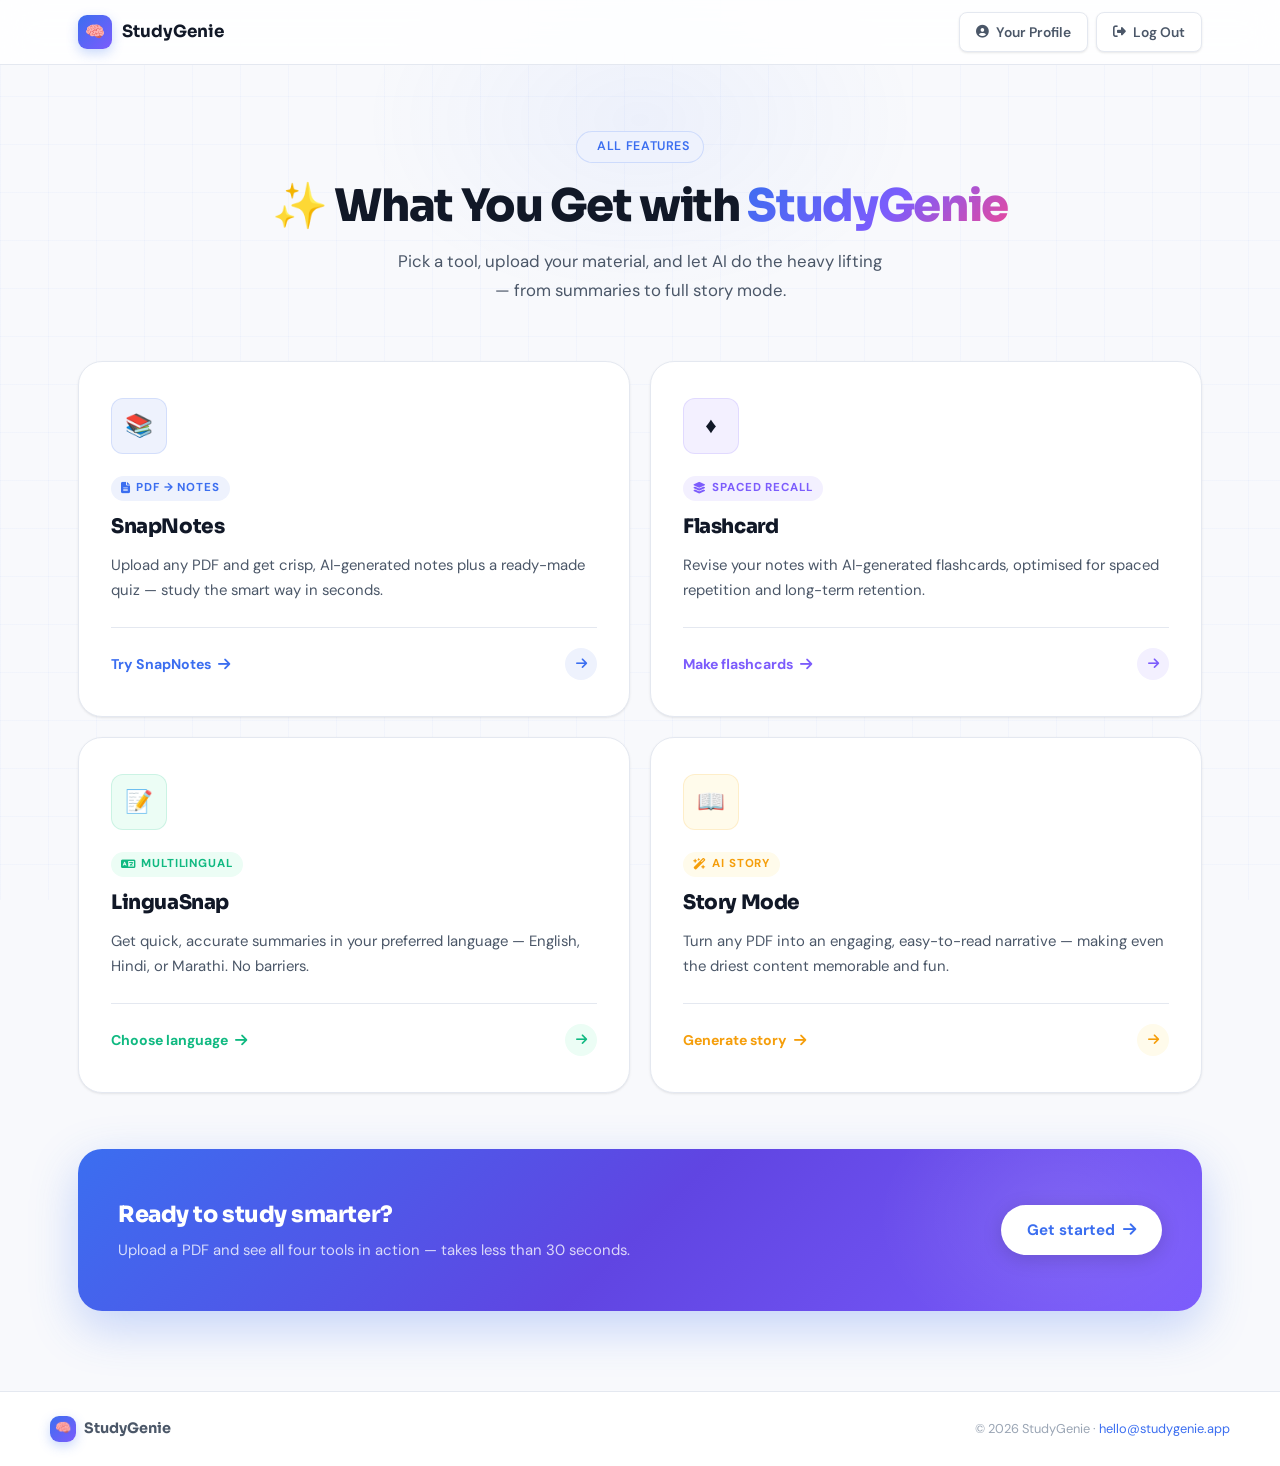
<file: templates/features.html>
<!DOCTYPE html>
<html lang="en">

<head>
  <meta charset="UTF-8">
  <meta name="viewport" content="width=device-width, initial-scale=1.0">
  <title>StudyGenie Features</title>
  <!-- <link rel="stylesheet" href="../static/features.css"> -->
  <link rel="preconnect" href="https://fonts.googleapis.com">
  <link rel="preconnect" href="https://fonts.gstatic.com" crossorigin>
  <link href="https://fonts.googleapis.com/css2?family=Sora:wght@300;400;500;600;700;800&family=DM+Sans:ital,opsz,wght@0,9..40,300;0,9..40,400;0,9..40,500;1,9..40,300&display=swap" rel="stylesheet">
  <link rel="stylesheet" href="https://cdnjs.cloudflare.com/ajax/libs/font-awesome/6.5.1/css/all.min.css">

  <style>
    /* ───────────────────────────────────────────
       DESIGN TOKENS
    ─────────────────────────────────────────── */
    :root {
      --bg:             #f8f9fc;
      --bg-white:       #ffffff;
      --bg-elevated:    #f1f4fb;
      --border:         #e4e8f0;
      --border-strong:  #d0d7e6;

      --primary:        #3b6ef0;
      --primary-light:  #eef2fd;
      --primary-hover:  #2d5ce8;
      --accent:         #7c5cfc;
      --accent-light:   #f3f0ff;
      --green:          #10b981;
      --green-light:    #ecfdf5;
      --amber:          #f59e0b;
      --amber-light:    #fffbeb;
      --pink:           #ec4899;
      --pink-light:     #fdf2f8;

      --text-1:         #111827;
      --text-2:         #4b5768;
      --text-3:         #9aa5b4;

      --radius-sm:      8px;
      --radius-md:      12px;
      --radius-lg:      16px;
      --radius-xl:      24px;

      --shadow-sm:      0 1px 3px rgba(0,0,0,0.06), 0 1px 2px rgba(0,0,0,0.04);
      --shadow-md:      0 4px 16px rgba(0,0,0,0.07), 0 1px 3px rgba(0,0,0,0.05);
      --shadow-lg:      0 12px 40px rgba(0,0,0,0.09), 0 2px 8px rgba(0,0,0,0.05);
      --shadow-primary: 0 8px 32px rgba(59,110,240,0.22);

      --font-display:   'Sora', sans-serif;
      --font-body:      'DM Sans', sans-serif;
      --transition:     0.2s cubic-bezier(0.4,0,0.2,1);
    }

    /* ───────────────────────────────────────────
       RESET
    ─────────────────────────────────────────── */
    *, *::before, *::after { box-sizing: border-box; margin: 0; padding: 0; }
    html { scroll-behavior: smooth; }

    body {
      background: var(--bg);
      color: var(--text-1);
      font-family: var(--font-body);
      font-size: 16px;
      line-height: 1.6;
      -webkit-font-smoothing: antialiased;
      min-height: 100vh;
      display: flex;
      flex-direction: column;
    }

    /* Dot-grid texture */
    body::before {
      content: '';
      position: fixed;
      inset: 0;
      background-image:
        linear-gradient(rgba(59,110,240,0.03) 1px, transparent 1px),
        linear-gradient(90deg, rgba(59,110,240,0.03) 1px, transparent 1px);
      background-size: 48px 48px;
      pointer-events: none;
      z-index: 0;
    }

    /* Ambient glow */
    body::after {
      content: '';
      position: fixed;
      width: 600px; height: 400px;
      border-radius: 50%;
      background: radial-gradient(ellipse, rgba(59,110,240,0.06) 0%, transparent 65%);
      top: -80px; left: 50%;
      transform: translateX(-50%);
      pointer-events: none;
      z-index: 0;
    }

    a { text-decoration: none; color: inherit; }

    /* ───────────────────────────────────────────
       NAVBAR
    ─────────────────────────────────────────── */
    .navbar {
      position: sticky;
      top: 0;
      z-index: 100;
      background: rgba(255,255,255,0.85);
      backdrop-filter: blur(18px) saturate(1.6);
      -webkit-backdrop-filter: blur(18px) saturate(1.6);
      border-bottom: 1px solid var(--border);
    }

    .navbar-inner {
      max-width: 1180px;
      margin: 0 auto;
      padding: 0 28px;
      display: flex;
      align-items: center;
      justify-content: space-between;
      height: 64px;
    }

    .nav-brand {
      display: flex;
      align-items: center;
      gap: 10px;
      font-family: var(--font-display);
      font-weight: 700;
      font-size: 1.05rem;
      color: var(--text-1);
      transition: opacity var(--transition);
    }
    .nav-brand:hover { opacity: 0.75; }

    .logo-wrap {
      width: 34px; height: 34px;
      border-radius: 9px;
      background: linear-gradient(135deg, #3b6ef0 0%, #7c5cfc 100%);
      display: flex;
      align-items: center;
      justify-content: center;
      font-size: 16px;
      box-shadow: 0 4px 12px rgba(59,110,240,0.28);
    }

    .nav-actions {
      display: flex;
      align-items: center;
      gap: 8px;
    }

    .profile-link {
      display: inline-flex;
      align-items: center;
      gap: 7px;
      font-size: 0.865rem;
      font-weight: 600;
      color: var(--text-2);
      padding: 8px 16px;
      border-radius: var(--radius-sm);
      border: 1px solid var(--border);
      background: var(--bg-white);
      box-shadow: var(--shadow-sm);
      transition: all var(--transition);
    }
    .profile-link:hover {
      color: var(--primary);
      border-color: rgba(59,110,240,0.3);
      box-shadow: var(--shadow-md);
    }
    .profile-link i { font-size: 0.8rem; }

    .logout {
      display: inline-flex;
      align-items: center;
      gap: 7px;
      font-size: 0.865rem;
      font-weight: 600;
      color: var(--text-2);
      padding: 8px 16px;
      border-radius: var(--radius-sm);
      border: 1px solid var(--border);
      background: var(--bg-white);
      box-shadow: var(--shadow-sm);
      transition: all var(--transition);
    }
    .logout:hover {
      color: #ef4444;
      border-color: rgba(239,68,68,0.25);
      background: #fef2f2;
      box-shadow: none;
    }
    .logout i { font-size: 0.8rem; }

    /* ───────────────────────────────────────────
       MAIN
    ─────────────────────────────────────────── */
    .features-section {
      flex: 1;
      max-width: 1180px;
      margin: 0 auto;
      padding: 64px 28px 80px;
      width: 100%;
      position: relative;
      z-index: 1;
    }

    /* Page header */
    .page-header {
      text-align: center;
      margin-bottom: 56px;
      animation: fadeUp 0.5s ease both;
    }

    .page-badge {
      display: inline-flex;
      align-items: center;
      gap: 7px;
      background: var(--primary-light);
      border: 1px solid rgba(59,110,240,0.18);
      color: var(--primary);
      font-size: 0.78rem;
      font-weight: 600;
      letter-spacing: 0.05em;
      text-transform: uppercase;
      padding: 5px 13px;
      border-radius: 100px;
      margin-bottom: 18px;
    }

    .section-title {
      font-family: var(--font-display);
      font-size: clamp(1.9rem, 3.5vw, 2.8rem);
      font-weight: 800;
      letter-spacing: -0.03em;
      line-height: 1.15;
      color: var(--text-1);
      margin-bottom: 14px;
    }

    .section-title .gradient-text {
      background: linear-gradient(135deg, #3b6ef0 0%, #7c5cfc 55%, #ec4899 100%);
      -webkit-background-clip: text;
      -webkit-text-fill-color: transparent;
      background-clip: text;
    }

    .page-subtitle {
      font-size: 1.05rem;
      color: var(--text-2);
      max-width: 500px;
      margin: 0 auto;
      line-height: 1.75;
    }

    /* ───────────────────────────────────────────
       FEATURES GRID
    ─────────────────────────────────────────── */
    .features-grid {
      display: grid;
      grid-template-columns: repeat(2, 1fr);
      gap: 20px;
      animation: fadeUp 0.5s 0.12s ease both;
    }

    .feature-card {
      background: var(--bg-white);
      border: 1px solid var(--border);
      border-radius: var(--radius-xl);
      padding: 36px 32px;
      display: flex;
      flex-direction: column;
      gap: 0;
      box-shadow: var(--shadow-sm);
      transition: all var(--transition);
      position: relative;
      overflow: hidden;
      cursor: pointer;
    }

    /* Hover glow line at top */
    .feature-card::before {
      content: '';
      position: absolute;
      top: 0; left: 0; right: 0;
      height: 3px;
      opacity: 0;
      transition: opacity var(--transition);
    }

    .feature-card:hover {
      box-shadow: var(--shadow-lg);
      border-color: rgba(59,110,240,0.18);
      transform: translateY(-4px);
    }
    .feature-card:hover::before { opacity: 1; }

    /* Per-card accent colors */
    .card-snapnotes::before   { background: linear-gradient(90deg, #3b6ef0, #7c5cfc); }
    .card-flashcard::before   { background: linear-gradient(90deg, #7c5cfc, #ec4899); }
    .card-linguasnap::before  { background: linear-gradient(90deg, #10b981, #3b6ef0); }
    .card-story::before       { background: linear-gradient(90deg, #f59e0b, #ec4899); }

    .card-snapnotes:hover  { border-color: rgba(59,110,240,0.22); }
    .card-flashcard:hover  { border-color: rgba(124,92,252,0.22); }
    .card-linguasnap:hover { border-color: rgba(16,185,129,0.22); }
    .card-story:hover      { border-color: rgba(245,158,11,0.22); }

    /* Icon bubble */
    .card-icon-wrap {
      width: 56px; height: 56px;
      border-radius: var(--radius-md);
      display: flex;
      align-items: center;
      justify-content: center;
      font-size: 1.4rem;
      margin-bottom: 22px;
      transition: transform var(--transition);
    }
    .feature-card:hover .card-icon-wrap { transform: scale(1.08); }

    .icon-blue   { background: var(--primary-light); border: 1px solid rgba(59,110,240,0.15); }
    .icon-purple { background: var(--accent-light);  border: 1px solid rgba(124,92,252,0.15); }
    .icon-green  { background: var(--green-light);   border: 1px solid rgba(16,185,129,0.15); }
    .icon-amber  { background: var(--amber-light);   border: 1px solid rgba(245,158,11,0.15); }
    .icon-pink   { background: var(--pink-light);    border: 1px solid rgba(236,72,153,0.15); }

    /* Tag chip */
    .card-tag {
      display: inline-flex;
      align-items: center;
      gap: 5px;
      font-size: 0.72rem;
      font-weight: 700;
      letter-spacing: 0.08em;
      text-transform: uppercase;
      padding: 3px 10px;
      border-radius: 100px;
      margin-bottom: 10px;
      width: fit-content;
    }

    .tag-blue   { background: var(--primary-light); color: var(--primary); }
    .tag-purple { background: var(--accent-light);  color: var(--accent); }
    .tag-green  { background: var(--green-light);   color: var(--green); }
    .tag-amber  { background: var(--amber-light);   color: var(--amber); }

    .feature-card h3 {
      font-family: var(--font-display);
      font-size: 1.25rem;
      font-weight: 800;
      color: var(--text-1);
      letter-spacing: -0.02em;
      margin-bottom: 10px;
    }

    .feature-card p {
      font-size: 0.93rem;
      color: var(--text-2);
      line-height: 1.7;
      flex: 1;
      margin-bottom: 24px;
    }

    /* Bottom CTA row */
    .card-footer {
      display: flex;
      align-items: center;
      justify-content: space-between;
      padding-top: 20px;
      border-top: 1px solid var(--border);
    }

    .card-cta {
      display: inline-flex;
      align-items: center;
      gap: 7px;
      font-size: 0.88rem;
      font-weight: 700;
      transition: gap var(--transition);
    }
    .feature-card:hover .card-cta { gap: 12px; }

    .cta-blue   { color: var(--primary); }
    .cta-purple { color: var(--accent); }
    .cta-green  { color: var(--green); }
    .cta-amber  { color: var(--amber); }

    .card-arrow {
      width: 32px; height: 32px;
      border-radius: 50%;
      display: flex;
      align-items: center;
      justify-content: center;
      font-size: 0.8rem;
      transition: all var(--transition);
    }

    .arrow-blue   { background: var(--primary-light); color: var(--primary); }
    .arrow-purple { background: var(--accent-light);  color: var(--accent); }
    .arrow-green  { background: var(--green-light);   color: var(--green); }
    .arrow-amber  { background: var(--amber-light);   color: var(--amber); }

    .feature-card:hover .card-arrow {
      transform: translateX(3px);
    }

    /* ───────────────────────────────────────────
       BOTTOM CTA BAND
    ─────────────────────────────────────────── */
    .cta-band {
      margin-top: 56px;
      background: linear-gradient(135deg, #3b6ef0 0%, #6045e2 50%, #7c5cfc 100%);
      border-radius: var(--radius-xl);
      padding: 48px 40px;
      display: flex;
      align-items: center;
      justify-content: space-between;
      gap: 24px;
      flex-wrap: wrap;
      position: relative;
      overflow: hidden;
      box-shadow: 0 16px 48px rgba(59,110,240,0.28);
      animation: fadeUp 0.5s 0.24s ease both;
    }

    .cta-band::after {
      content: '';
      position: absolute;
      width: 400px; height: 300px;
      border-radius: 50%;
      background: radial-gradient(ellipse, rgba(255,255,255,0.1) 0%, transparent 65%);
      top: -80px; right: -60px;
      pointer-events: none;
    }

    .cta-band-text h3 {
      font-family: var(--font-display);
      font-size: 1.4rem;
      font-weight: 800;
      color: #fff;
      letter-spacing: -0.02em;
      margin-bottom: 6px;
      position: relative;
      z-index: 1;
    }
    .cta-band-text p {
      font-size: 0.93rem;
      color: rgba(255,255,255,0.78);
      position: relative;
      z-index: 1;
    }

    .btn-white {
      display: inline-flex;
      align-items: center;
      gap: 8px;
      background: #fff;
      color: var(--primary);
      font-family: var(--font-body);
      font-weight: 700;
      font-size: 0.95rem;
      padding: 13px 26px;
      border-radius: 100px;
      border: none;
      cursor: pointer;
      box-shadow: 0 4px 20px rgba(0,0,0,0.15);
      transition: all var(--transition);
      white-space: nowrap;
      flex-shrink: 0;
      position: relative;
      z-index: 1;
    }
    .btn-white:hover {
      box-shadow: 0 8px 28px rgba(0,0,0,0.2);
      transform: translateY(-2px);
    }

    /* ───────────────────────────────────────────
       FOOTER
    ─────────────────────────────────────────── */
    .site-footer {
      position: relative;
      z-index: 1;
      border-top: 1px solid var(--border);
      background: var(--bg-white);
      padding: 24px 28px;
    }

    .footer-inner {
      max-width: 1180px;
      margin: 0 auto;
      display: flex;
      justify-content: space-between;
      align-items: center;
      flex-wrap: wrap;
      gap: 12px;
    }

    .footer-brand {
      display: flex;
      align-items: center;
      gap: 8px;
      font-family: var(--font-display);
      font-weight: 700;
      font-size: 0.9rem;
      color: var(--text-2);
    }

    .footer-right p { font-size: 0.8rem; color: var(--text-3); }
    .footer-right a { color: var(--primary); transition: opacity var(--transition); }
    .footer-right a:hover { opacity: 0.75; }

    /* ───────────────────────────────────────────
       ANIMATIONS
    ─────────────────────────────────────────── */
    @keyframes fadeUp {
      from { opacity: 0; transform: translateY(18px); }
      to   { opacity: 1; transform: translateY(0); }
    }

    /* ───────────────────────────────────────────
       RESPONSIVE
    ─────────────────────────────────────────── */
    @media (max-width: 700px) {
      .features-grid { grid-template-columns: 1fr; }
      .features-section { padding: 48px 20px 64px; }
      .cta-band { padding: 36px 24px; flex-direction: column; align-items: flex-start; }
      .navbar-inner { padding: 0 20px; }
    }
  </style>
</head>

<body>

  <!-- ── NAVBAR ── -->
  <nav class="navbar">
    <div class="navbar-inner">
      <a class="nav-brand" href="#">
        <div class="logo-wrap">🧠</div>
        <span>StudyGenie</span>
      </a>
      <div class="nav-actions">
        <a href="/profile" class="profile-link">
          <i class="fa-solid fa-circle-user"></i> Your Profile
        </a>
        <a href="/logout" class="logout">
          <i class="fa-solid fa-right-from-bracket"></i> Log Out
        </a>
      </div>
    </div>
  </nav>

  <!-- ── FEATURES SECTION ── -->
  <section class="features-section">

    <!-- Page header -->
    <div class="page-header">
      <div class="page-badge">
        <i class="fa-solid fa-sparkles"></i> All Features
      </div>
      <h2 class="section-title">
        ✨ What You Get with <span class="gradient-text">StudyGenie</span>
      </h2>
      <p class="page-subtitle">
        Pick a tool, upload your material, and let AI do the heavy lifting — from summaries to full story mode.
      </p>
    </div>

    <!-- Feature cards grid — all hrefs, classes preserved -->
    <div class="features-grid">

      <!-- SnapNotes -->
      <a href="/pdfsumm" class="feature-card card-snapnotes none">
        <div class="card-icon-wrap icon-blue">📚</div>
        <span class="card-tag tag-blue"><i class="fa-solid fa-file-lines"></i> PDF → Notes</span>
        <h3>SnapNotes</h3>
        <p>Upload any PDF and get crisp, AI-generated notes plus a ready-made quiz — study the smart way in seconds.</p>
        <div class="card-footer">
          <span class="card-cta cta-blue">
            Try SnapNotes <i class="fa-solid fa-arrow-right"></i>
          </span>
          <span class="card-arrow arrow-blue"><i class="fa-solid fa-arrow-right"></i></span>
        </div>
      </a>

      <!-- Flashcard -->
      <a href="/flashcards" class="feature-card card-flashcard none">
        <div class="card-icon-wrap icon-purple">♦️</div>
        <span class="card-tag tag-purple"><i class="fa-solid fa-layer-group"></i> Spaced Recall</span>
        <h3>Flashcard</h3>
        <p>Revise your notes with AI-generated flashcards, optimised for spaced repetition and long-term retention.</p>
        <div class="card-footer">
          <span class="card-cta cta-purple">
            Make flashcards <i class="fa-solid fa-arrow-right"></i>
          </span>
          <span class="card-arrow arrow-purple"><i class="fa-solid fa-arrow-right"></i></span>
        </div>
      </a>

      <!-- LinguaSnap -->
      <a href="/language" class="feature-card card-linguasnap none">
        <div class="card-icon-wrap icon-green">📝</div>
        <span class="card-tag tag-green"><i class="fa-solid fa-language"></i> Multilingual</span>
        <h3>LinguaSnap</h3>
        <p>Get quick, accurate summaries in your preferred language — English, Hindi, or Marathi. No barriers.</p>
        <div class="card-footer">
          <span class="card-cta cta-green">
            Choose language <i class="fa-solid fa-arrow-right"></i>
          </span>
          <span class="card-arrow arrow-green"><i class="fa-solid fa-arrow-right"></i></span>
        </div>
      </a>

      <!-- Story -->
      <a href="/storyy" class="feature-card card-story none">
        <div class="card-icon-wrap icon-amber">📖</div>
        <span class="card-tag tag-amber"><i class="fa-solid fa-wand-magic-sparkles"></i> AI Story</span>
        <h3>Story Mode</h3>
        <p>Turn any PDF into an engaging, easy-to-read narrative — making even the driest content memorable and fun.</p>
        <div class="card-footer">
          <span class="card-cta cta-amber">
            Generate story <i class="fa-solid fa-arrow-right"></i>
          </span>
          <span class="card-arrow arrow-amber"><i class="fa-solid fa-arrow-right"></i></span>
        </div>
      </a>

    </div>

    <!-- Bottom CTA band -->
    <div class="cta-band">
      <div class="cta-band-text">
        <h3>Ready to study smarter?</h3>
        <p>Upload a PDF and see all four tools in action — takes less than 30 seconds.</p>
      </div>
      <a href="/pdfsumm" class="btn-white">
        Get started <i class="fa-solid fa-arrow-right"></i>
      </a>
    </div>

  </section>

  <!-- ── FOOTER ── -->
  <footer class="site-footer">
    <div class="footer-inner">
      <div class="footer-brand">
        <div class="logo-wrap" style="width:26px;height:26px;font-size:13px;">🧠</div>
        StudyGenie
      </div>
      <div class="footer-right">
        <p>© <span id="year"></span> StudyGenie · <a href="mailto:hello@studygenie.app">hello@studygenie.app</a></p>
      </div>
    </div>
  </footer>

  <script>
    document.getElementById('year').textContent = new Date().getFullYear();
  </script>

</body>

</html>
</file>
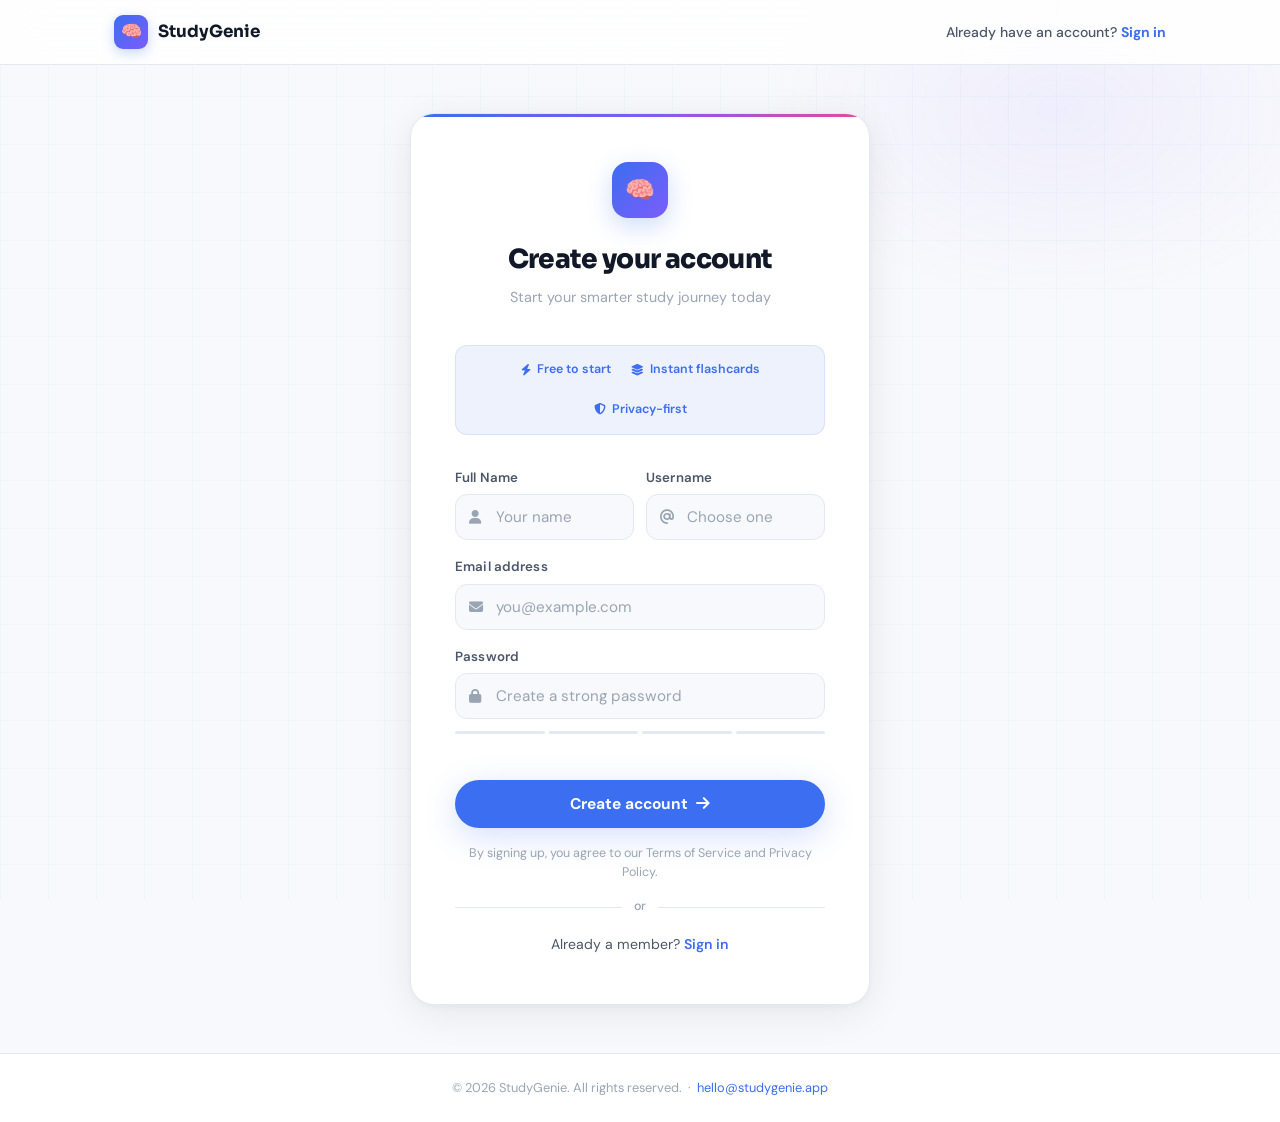
<file: templates/register.html>
<!DOCTYPE html>
<html lang="en">

<head>
  <meta charset="UTF-8" />
  <meta name="viewport" content="width=device-width, initial-scale=1" />
  <title>StudyGenie – Register</title>
  <!-- <link rel="stylesheet" href="{{ url_for('static', filename='register.css') }}"> -->
  <!-- <link rel="stylesheet" href="../static/register.css"> -->
  <link rel="preconnect" href="https://fonts.googleapis.com">
  <link rel="preconnect" href="https://fonts.gstatic.com" crossorigin>
  <link href="https://fonts.googleapis.com/css2?family=Sora:wght@300;400;500;600;700;800&family=DM+Sans:ital,opsz,wght@0,9..40,300;0,9..40,400;0,9..40,500;1,9..40,300&display=swap" rel="stylesheet">
  <link rel="stylesheet" href="https://cdnjs.cloudflare.com/ajax/libs/font-awesome/6.5.1/css/all.min.css">

  <style>
    /* ───────────────────────────────────────────
       DESIGN TOKENS
    ─────────────────────────────────────────── */
    :root {
      --bg:             #f8f9fc;
      --bg-white:       #ffffff;
      --bg-elevated:    #f1f4fb;
      --border:         #e4e8f0;
      --border-strong:  #d0d7e6;
      --border-focus:   #3b6ef0;

      --primary:        #3b6ef0;
      --primary-light:  #eef2fd;
      --primary-hover:  #2d5ce8;
      --accent:         #7c5cfc;

      --green:          #10b981;
      --green-light:    #ecfdf5;
      --red:            #ef4444;
      --red-light:      #fef2f2;

      --text-1:         #111827;
      --text-2:         #4b5768;
      --text-3:         #9aa5b4;

      --radius-sm:      8px;
      --radius-md:      12px;
      --radius-lg:      16px;
      --radius-xl:      24px;

      --shadow-sm:      0 1px 3px rgba(0,0,0,0.06), 0 1px 2px rgba(0,0,0,0.04);
      --shadow-md:      0 4px 16px rgba(0,0,0,0.07), 0 1px 3px rgba(0,0,0,0.05);
      --shadow-card:    0 8px 40px rgba(0,0,0,0.08), 0 2px 8px rgba(0,0,0,0.04);
      --shadow-primary: 0 8px 32px rgba(59,110,240,0.22);

      --font-display:   'Sora', sans-serif;
      --font-body:      'DM Sans', sans-serif;
      --transition:     0.2s cubic-bezier(0.4,0,0.2,1);
    }

    /* ───────────────────────────────────────────
       RESET
    ─────────────────────────────────────────── */
    *, *::before, *::after { box-sizing: border-box; margin: 0; padding: 0; }
    html { scroll-behavior: smooth; }

    body {
      background: var(--bg);
      color: var(--text-1);
      font-family: var(--font-body);
      font-size: 16px;
      line-height: 1.6;
      -webkit-font-smoothing: antialiased;
      min-height: 100vh;
      display: flex;
      flex-direction: column;
    }

    /* Dot-grid texture */
    body::before {
      content: '';
      position: fixed;
      inset: 0;
      background-image:
        linear-gradient(rgba(59,110,240,0.03) 1px, transparent 1px),
        linear-gradient(90deg, rgba(59,110,240,0.03) 1px, transparent 1px);
      background-size: 48px 48px;
      pointer-events: none;
      z-index: 0;
    }

    /* Ambient glow */
    body::after {
      content: '';
      position: fixed;
      width: 640px; height: 420px;
      border-radius: 50%;
      background: radial-gradient(ellipse, rgba(124,92,252,0.07) 0%, transparent 65%);
      top: -100px; right: -100px;
      pointer-events: none;
      z-index: 0;
    }

    a { text-decoration: none; color: inherit; }

    /* ───────────────────────────────────────────
       HEADER
    ─────────────────────────────────────────── */
    .site-header {
      position: relative;
      z-index: 10;
      background: rgba(255,255,255,0.85);
      backdrop-filter: blur(18px) saturate(1.6);
      -webkit-backdrop-filter: blur(18px) saturate(1.6);
      border-bottom: 1px solid var(--border);
    }

    .header-inner {
      max-width: 1100px;
      margin: 0 auto;
      padding: 0 24px;
      display: flex;
      align-items: center;
      justify-content: space-between;
      height: 64px;
    }

    .brand {
      display: flex;
      align-items: center;
      gap: 10px;
      font-family: var(--font-display);
      font-weight: 700;
      font-size: 1.05rem;
      color: var(--text-1);
      transition: opacity var(--transition);
    }
    .brand:hover { opacity: 0.75; }

    .logo-wrap {
      width: 34px; height: 34px;
      border-radius: 9px;
      background: linear-gradient(135deg, #3b6ef0 0%, #7c5cfc 100%);
      display: flex;
      align-items: center;
      justify-content: center;
      font-size: 17px;
      box-shadow: 0 4px 12px rgba(59,110,240,0.28);
    }

    .header-link {
      font-size: 0.875rem;
      font-weight: 500;
      color: var(--text-2);
      transition: color var(--transition);
    }
    .header-link:hover { color: var(--primary); }

    /* ───────────────────────────────────────────
       PAGE LAYOUT
    ─────────────────────────────────────────── */
    .page-body {
      flex: 1;
      display: flex;
      align-items: center;
      justify-content: center;
      padding: 48px 24px;
      position: relative;
      z-index: 1;
    }

    /* ───────────────────────────────────────────
       REGISTER CARD
    ─────────────────────────────────────────── */
    .register-box {
      background: var(--bg-white);
      border: 1px solid var(--border);
      border-radius: var(--radius-xl);
      padding: 48px 44px;
      width: 100%;
      max-width: 460px;
      box-shadow: var(--shadow-card);
      position: relative;
      overflow: hidden;
      animation: fadeUp 0.5s ease both;
    }

    /* Gradient top bar */
    .register-box::before {
      content: '';
      position: absolute;
      top: 0; left: 0; right: 0;
      height: 3px;
      background: linear-gradient(90deg, #3b6ef0, #7c5cfc, #ec4899);
    }

    /* Card header */
    .card-header {
      text-align: center;
      margin-bottom: 36px;
    }

    .card-icon {
      width: 56px; height: 56px;
      border-radius: 16px;
      background: linear-gradient(135deg, #3b6ef0 0%, #7c5cfc 100%);
      display: flex;
      align-items: center;
      justify-content: center;
      font-size: 24px;
      margin: 0 auto 20px;
      box-shadow: 0 8px 24px rgba(59,110,240,0.25);
    }

    .card-header h2 {
      font-family: var(--font-display);
      font-size: 1.65rem;
      font-weight: 800;
      color: var(--text-1);
      letter-spacing: -0.025em;
      margin-bottom: 6px;
    }

    .card-header p {
      font-size: 0.9rem;
      color: var(--text-3);
    }

    /* ───────────────────────────────────────────
       PERKS STRIP
    ─────────────────────────────────────────── */
    .perks {
      display: flex;
      justify-content: center;
      gap: 20px;
      flex-wrap: wrap;
      margin-bottom: 32px;
      padding: 14px 16px;
      background: var(--primary-light);
      border: 1px solid rgba(59,110,240,0.12);
      border-radius: var(--radius-md);
    }

    .perk {
      display: flex;
      align-items: center;
      gap: 6px;
      font-size: 0.78rem;
      font-weight: 600;
      color: var(--primary);
    }
    .perk i { font-size: 0.72rem; }

    /* ───────────────────────────────────────────
       FORM
    ─────────────────────────────────────────── */
    form {
      display: flex;
      flex-direction: column;
      gap: 16px;
    }

    /* Two-column row for name + username */
    .field-row {
      display: grid;
      grid-template-columns: 1fr 1fr;
      gap: 12px;
    }

    .field-group {
      display: flex;
      flex-direction: column;
      gap: 6px;
    }

    .field-group label {
      font-size: 0.83rem;
      font-weight: 600;
      color: var(--text-2);
      letter-spacing: 0.01em;
    }

    .input-wrap {
      position: relative;
      display: flex;
      align-items: center;
    }

    .input-wrap .field-icon {
      position: absolute;
      left: 14px;
      color: var(--text-3);
      font-size: 0.88rem;
      pointer-events: none;
      transition: color var(--transition);
    }

    .input-wrap input {
      width: 100%;
      padding: 12px 14px 12px 40px;
      font-family: var(--font-body);
      font-size: 0.95rem;
      color: var(--text-1);
      background: var(--bg);
      border: 1px solid var(--border);
      border-radius: var(--radius-md);
      outline: none;
      transition: all var(--transition);
    }

    .input-wrap input::placeholder { color: var(--text-3); }

    .input-wrap input:hover {
      border-color: var(--border-strong);
      background: var(--bg-white);
    }

    .input-wrap input:focus {
      border-color: var(--border-focus);
      background: var(--bg-white);
      box-shadow: 0 0 0 3px rgba(59,110,240,0.1);
    }

    .input-wrap:focus-within .field-icon { color: var(--primary); }

    /* Password toggle */
    .toggle-pw {
      position: absolute;
      right: 14px;
      background: none;
      border: none;
      cursor: pointer;
      color: var(--text-3);
      font-size: 0.88rem;
      padding: 0;
      transition: color var(--transition);
    }
    .toggle-pw:hover { color: var(--primary); }

    /* Password strength bar */
    .strength-bar-wrap {
      display: flex;
      gap: 4px;
      margin-top: 6px;
    }
    .strength-seg {
      flex: 1;
      height: 3px;
      border-radius: 3px;
      background: var(--border);
      transition: background 0.3s ease;
    }
    .strength-label {
      font-size: 0.75rem;
      color: var(--text-3);
      margin-top: 4px;
      min-height: 16px;
      transition: color 0.3s ease;
    }

    /* Submit */
    .btn-submit {
      width: 100%;
      padding: 14px;
      background: var(--primary);
      color: #fff;
      font-family: var(--font-body);
      font-size: 0.97rem;
      font-weight: 700;
      border: none;
      border-radius: 100px;
      cursor: pointer;
      box-shadow: var(--shadow-primary);
      transition: all var(--transition);
      display: flex;
      align-items: center;
      justify-content: center;
      gap: 8px;
      margin-top: 4px;
    }
    .btn-submit:hover {
      background: var(--primary-hover);
      box-shadow: 0 10px 36px rgba(59,110,240,0.32);
      transform: translateY(-2px);
    }
    .btn-submit:active { transform: translateY(0); }

    /* Terms note */
    .terms-note {
      text-align: center;
      font-size: 0.78rem;
      color: var(--text-3);
      line-height: 1.5;
    }

    /* Divider */
    .divider {
      display: flex;
      align-items: center;
      gap: 12px;
    }
    .divider::before, .divider::after {
      content: '';
      flex: 1;
      height: 1px;
      background: var(--border);
    }
    .divider span {
      font-size: 0.78rem;
      color: var(--text-3);
      font-weight: 500;
    }

    /* Login link */
    .login-row {
      text-align: center;
      font-size: 0.88rem;
      color: var(--text-2);
    }
    .login-row a {
      color: var(--primary);
      font-weight: 600;
      transition: opacity var(--transition);
    }
    .login-row a:hover { opacity: 0.75; }

    /* ───────────────────────────────────────────
       FOOTER
    ─────────────────────────────────────────── */
    .site-footer {
      position: relative;
      z-index: 1;
      border-top: 1px solid var(--border);
      background: var(--bg-white);
      padding: 24px;
      text-align: center;
    }
    .site-footer p { font-size: 0.8rem; color: var(--text-3); }
    .site-footer a { color: var(--primary); transition: opacity var(--transition); }
    .site-footer a:hover { opacity: 0.75; }

    /* ───────────────────────────────────────────
       ANIMATIONS
    ─────────────────────────────────────────── */
    @keyframes fadeUp {
      from { opacity: 0; transform: translateY(16px); }
      to   { opacity: 1; transform: translateY(0); }
    }

    /* ───────────────────────────────────────────
       RESPONSIVE
    ─────────────────────────────────────────── */
    @media (max-width: 520px) {
      .register-box { padding: 36px 22px; border-radius: var(--radius-lg); }
      .page-body { padding: 32px 16px; align-items: flex-start; padding-top: 36px; }
      .field-row { grid-template-columns: 1fr; }
      .perks { gap: 12px; }
    }
  </style>
</head>

<body>

  <!-- ── HEADER ── -->
  <header class="site-header">
    <div class="header-inner">
      <a class="brand" href="/">
        <div class="logo-wrap">🧠</div>
        <span>StudyGenie</span>
      </a>
      <a class="header-link" href="/login">
        Already have an account? <strong style="color:var(--primary);">Sign in</strong>
      </a>
    </div>
  </header>

  <!-- ── MAIN ── -->
  <div class="page-body">
    <div class="register-box">

      <!-- Card icon + title -->
      <div class="card-header">
        <div class="card-icon">🧠</div>
        <h2>Create your account</h2>
        <p>Start your smarter study journey today</p>
      </div>

      <!-- Perks strip -->
      <div class="perks">
        <span class="perk"><i class="fa-solid fa-bolt"></i> Free to start</span>
        <span class="perk"><i class="fa-solid fa-layer-group"></i> Instant flashcards</span>
        <span class="perk"><i class="fa-solid fa-shield-halved"></i> Privacy-first</span>
      </div>

      <!-- Register form — action/method/names unchanged -->
      <form action="/register" method="POST">

        <!-- Name + Username side by side -->
        <div class="field-row">
          <div class="field-group">
            <label for="name">Full Name</label>
            <div class="input-wrap">
              <i class="fa-solid fa-user field-icon"></i>
              <input type="text" id="name" name="name" placeholder="Your name" required />
            </div>
          </div>

          <div class="field-group">
            <label for="username">Username</label>
            <div class="input-wrap">
              <i class="fa-solid fa-at field-icon"></i>
              <input type="text" id="username" name="username" placeholder="Choose one" required />
            </div>
          </div>
        </div>

        <!-- Email -->
        <div class="field-group">
          <label for="email">Email address</label>
          <div class="input-wrap">
            <i class="fa-solid fa-envelope field-icon"></i>
            <input type="email" id="email" name="email" placeholder="you@example.com" required />
          </div>
        </div>

        <!-- Password -->
        <div class="field-group">
          <label for="password">Password</label>
          <div class="input-wrap">
            <i class="fa-solid fa-lock field-icon"></i>
            <input type="password" id="password" name="password" placeholder="Create a strong password" required oninput="checkStrength(this.value)" />
        
          </div>
          <!-- Strength indicator -->
          <div class="strength-bar-wrap">
            <div class="strength-seg" id="seg1"></div>
            <div class="strength-seg" id="seg2"></div>
            <div class="strength-seg" id="seg3"></div>
            <div class="strength-seg" id="seg4"></div>
          </div>
          <div class="strength-label" id="strength-label"></div>
        </div>

        <button type="submit" class="btn-submit">
          Create account <i class="fa-solid fa-arrow-right"></i>
        </button>

        <p class="terms-note">
          By signing up, you agree to our Terms of Service and Privacy Policy.
        </p>

        <div class="divider"><span>or</span></div>

        <p class="login-row">
          Already a member? <a href="/login">Sign in</a>
        </p>

      </form>
    </div>
  </div>

  <!-- ── FOOTER ── -->
  <footer class="site-footer">
    <p>© <span id="year"></span> StudyGenie. All rights reserved. &nbsp;·&nbsp;
      <a href="mailto:hello@studygenie.app">hello@studygenie.app</a>
    </p>
  </footer>

  <script>
    // Year injection
    document.getElementById('year').textContent = new Date().getFullYear();

    // Password visibility toggle
    function togglePassword() {
      const input = document.getElementById('password');
      const icon  = document.getElementById('eye-icon');
      if (input.type === 'password') {
        input.type = 'text';
        icon.classList.replace('fa-eye', 'fa-eye-slash');
      } else {
        input.type = 'password';
        icon.classList.replace('fa-eye-slash', 'fa-eye');
      }
    }

    // Password strength meter
    function checkStrength(val) {
      const segs   = [1,2,3,4].map(i => document.getElementById('seg' + i));
      const label  = document.getElementById('strength-label');
      const colors = { 1: '#ef4444', 2: '#f97316', 3: '#eab308', 4: '#10b981' };
      const labels = { 1: 'Weak', 2: 'Fair', 3: 'Good', 4: 'Strong' };

      let score = 0;
      if (val.length >= 8)              score++;
      if (/[A-Z]/.test(val))            score++;
      if (/[0-9]/.test(val))            score++;
      if (/[^A-Za-z0-9]/.test(val))     score++;

      segs.forEach((seg, i) => {
        seg.style.background = i < score ? colors[score] : 'var(--border)';
      });

      label.textContent     = val.length ? labels[score] || '' : '';
      label.style.color     = val.length ? colors[score] : 'var(--text-3)';
    }
  </script>

</body>

</html>
</file>
